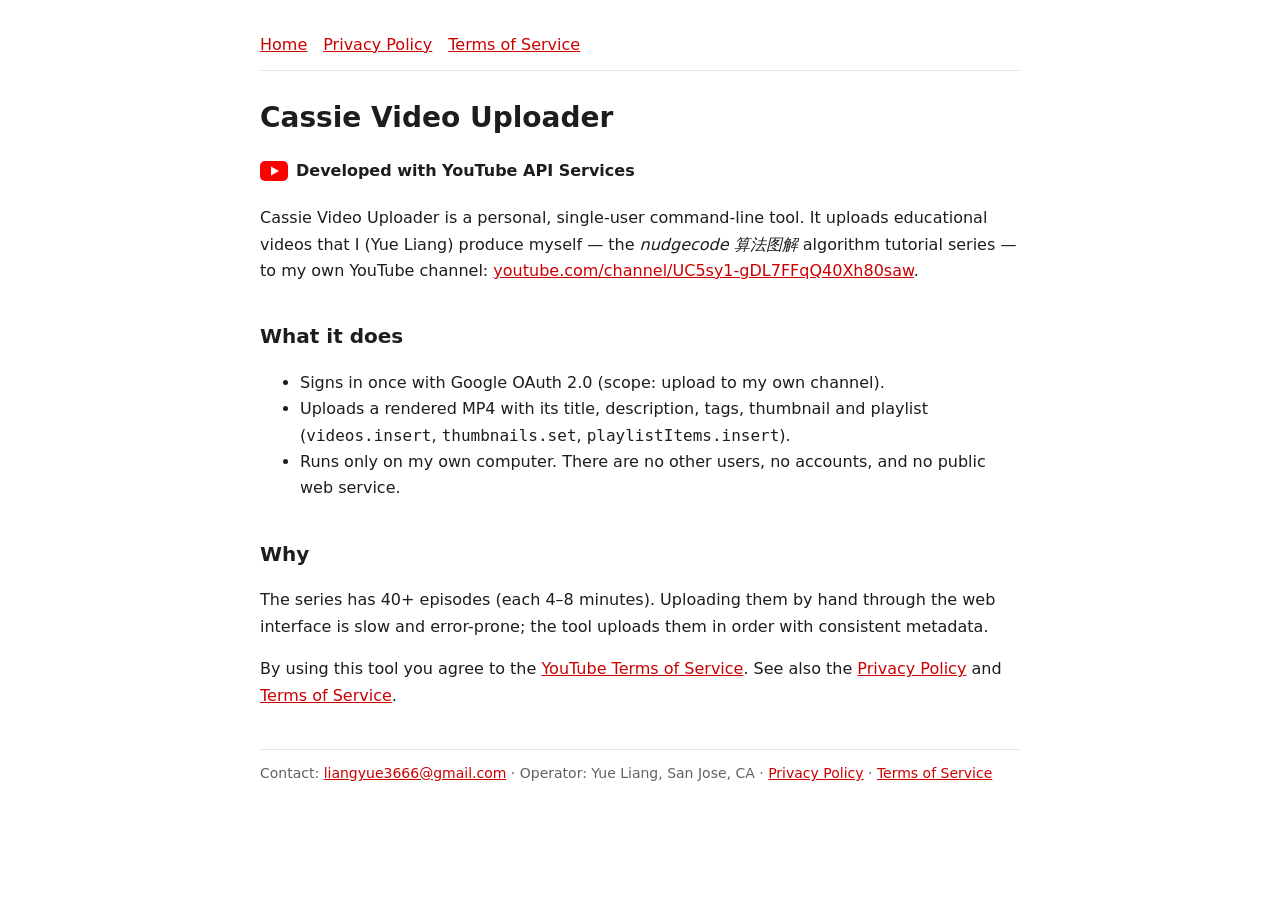
<file: index.html>
<!doctype html><html lang="en"><head><meta charset="utf-8"><meta name="viewport" content="width=device-width,initial-scale=1"><title>Cassie Video Uploader</title><link rel="stylesheet" href="style.css"></head><body>
<nav><a href="./">Home</a><a href="privacy.html">Privacy Policy</a><a href="terms.html">Terms of Service</a></nav>
<h1>Cassie Video Uploader</h1>
<p><span class="yt"><svg viewBox="0 0 28 20" aria-hidden="true"><rect width="28" height="20" rx="5" fill="#FF0000"/><path d="M11 5.5v9l8-4.5z" fill="#fff"/></svg>Developed with YouTube API Services</span></p>
<p>Cassie Video Uploader is a personal, single-user command-line tool. It uploads educational videos that I (Yue Liang) produce myself — the <em>nudgecode 算法图解</em> algorithm tutorial series — to my own YouTube channel: <a href="https://www.youtube.com/channel/UC5sy1-gDL7FFqQ40Xh80saw">youtube.com/channel/UC5sy1-gDL7FFqQ40Xh80saw</a>.</p>
<h2>What it does</h2>
<ul>
<li>Signs in once with Google OAuth 2.0 (scope: upload to my own channel).</li>
<li>Uploads a rendered MP4 with its title, description, tags, thumbnail and playlist (<code>videos.insert</code>, <code>thumbnails.set</code>, <code>playlistItems.insert</code>).</li>
<li>Runs only on my own computer. There are no other users, no accounts, and no public web service.</li>
</ul>
<h2>Why</h2>
<p>The series has 40+ episodes (each 4–8 minutes). Uploading them by hand through the web interface is slow and error-prone; the tool uploads them in order with consistent metadata.</p>
<p>By using this tool you agree to the <a href="https://www.youtube.com/t/terms">YouTube Terms of Service</a>. See also the <a href="privacy.html">Privacy Policy</a> and <a href="terms.html">Terms of Service</a>.</p>
<footer class="muted">Contact: <a href="mailto:liangyue3666@gmail.com">liangyue3666@gmail.com</a> · Operator: Yue Liang, San Jose, CA · <a href="privacy.html">Privacy Policy</a> · <a href="terms.html">Terms of Service</a></footer>
</body></html>
</file>
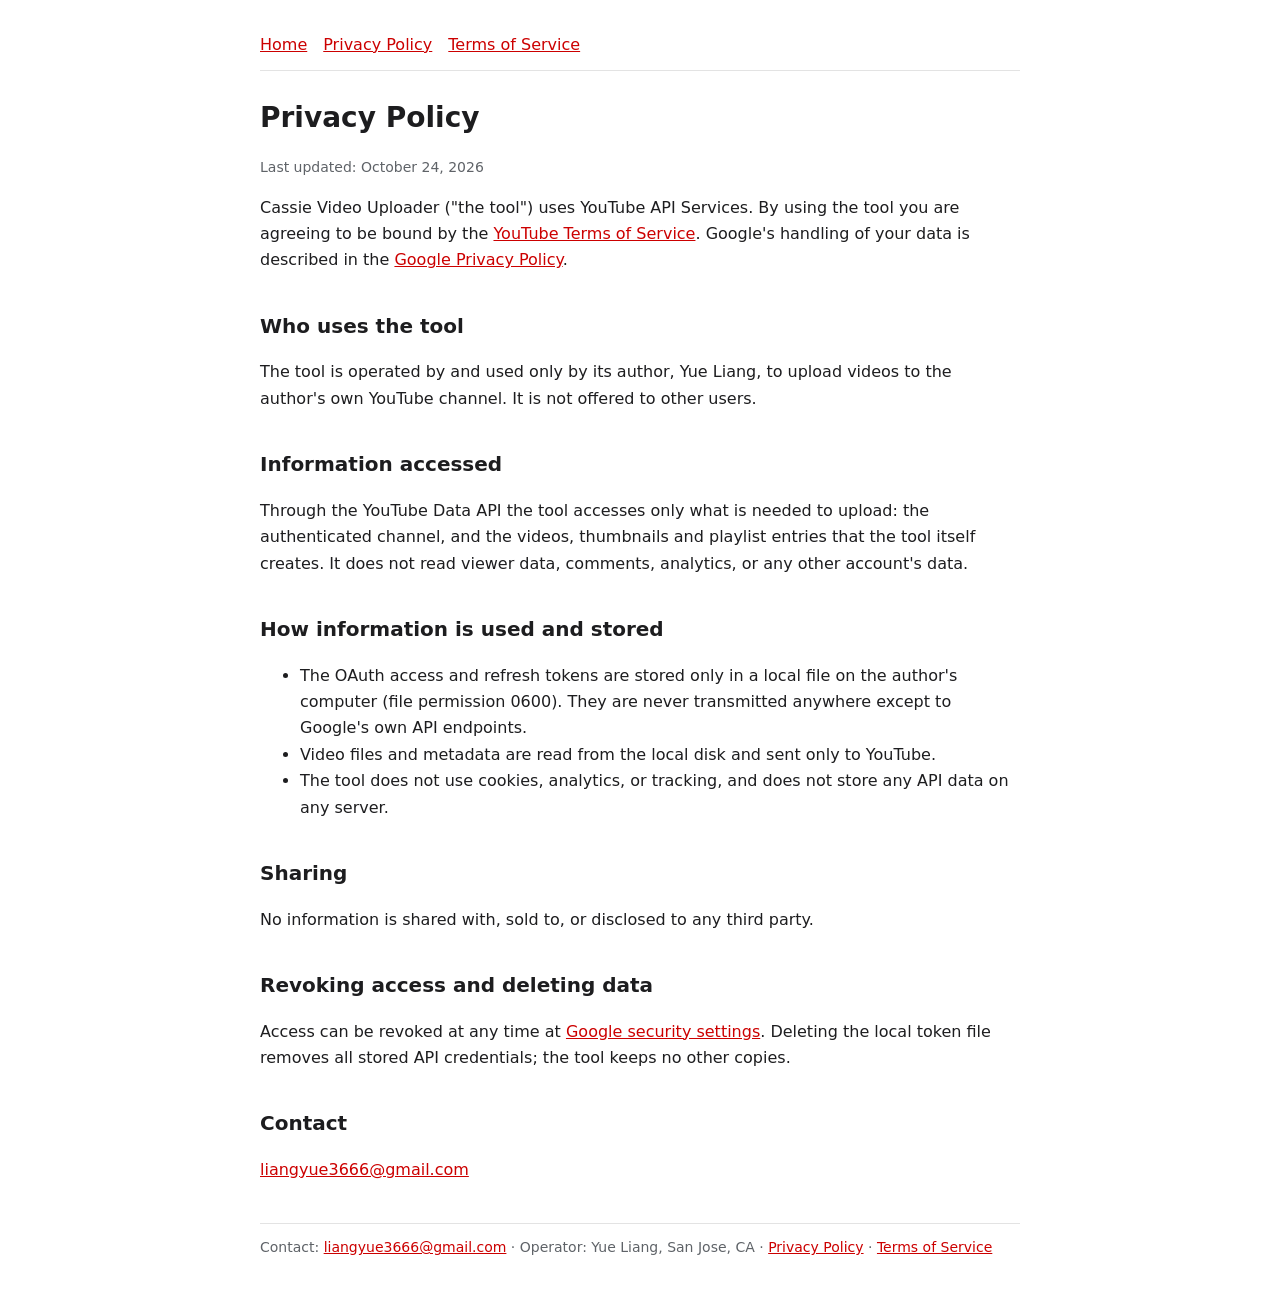
<file: privacy.html>
<!doctype html><html lang="en"><head><meta charset="utf-8"><meta name="viewport" content="width=device-width,initial-scale=1"><title>Privacy Policy · Cassie Video Uploader</title><link rel="stylesheet" href="style.css"></head><body>
<nav><a href="./">Home</a><a href="privacy.html">Privacy Policy</a><a href="terms.html">Terms of Service</a></nav>
<h1>Privacy Policy</h1><p class="muted">Last updated: October 24, 2026</p>
<p>Cassie Video Uploader ("the tool") uses YouTube API Services. By using the tool you are agreeing to be bound by the <a href="https://www.youtube.com/t/terms">YouTube Terms of Service</a>. Google's handling of your data is described in the <a href="https://policies.google.com/privacy">Google Privacy Policy</a>.</p>
<h2>Who uses the tool</h2><p>The tool is operated by and used only by its author, Yue Liang, to upload videos to the author's own YouTube channel. It is not offered to other users.</p>
<h2>Information accessed</h2><p>Through the YouTube Data API the tool accesses only what is needed to upload: the authenticated channel, and the videos, thumbnails and playlist entries that the tool itself creates. It does not read viewer data, comments, analytics, or any other account's data.</p>
<h2>How information is used and stored</h2><ul>
<li>The OAuth access and refresh tokens are stored only in a local file on the author's computer (file permission 0600). They are never transmitted anywhere except to Google's own API endpoints.</li>
<li>Video files and metadata are read from the local disk and sent only to YouTube.</li>
<li>The tool does not use cookies, analytics, or tracking, and does not store any API data on any server.</li></ul>
<h2>Sharing</h2><p>No information is shared with, sold to, or disclosed to any third party.</p>
<h2>Revoking access and deleting data</h2><p>Access can be revoked at any time at <a href="https://security.google.com/settings/security/permissions">Google security settings</a>. Deleting the local token file removes all stored API credentials; the tool keeps no other copies.</p>
<h2>Contact</h2><p><a href="mailto:liangyue3666@gmail.com">liangyue3666@gmail.com</a></p>
<footer class="muted">Contact: <a href="mailto:liangyue3666@gmail.com">liangyue3666@gmail.com</a> · Operator: Yue Liang, San Jose, CA · <a href="privacy.html">Privacy Policy</a> · <a href="terms.html">Terms of Service</a></footer>
</body></html>
</file>
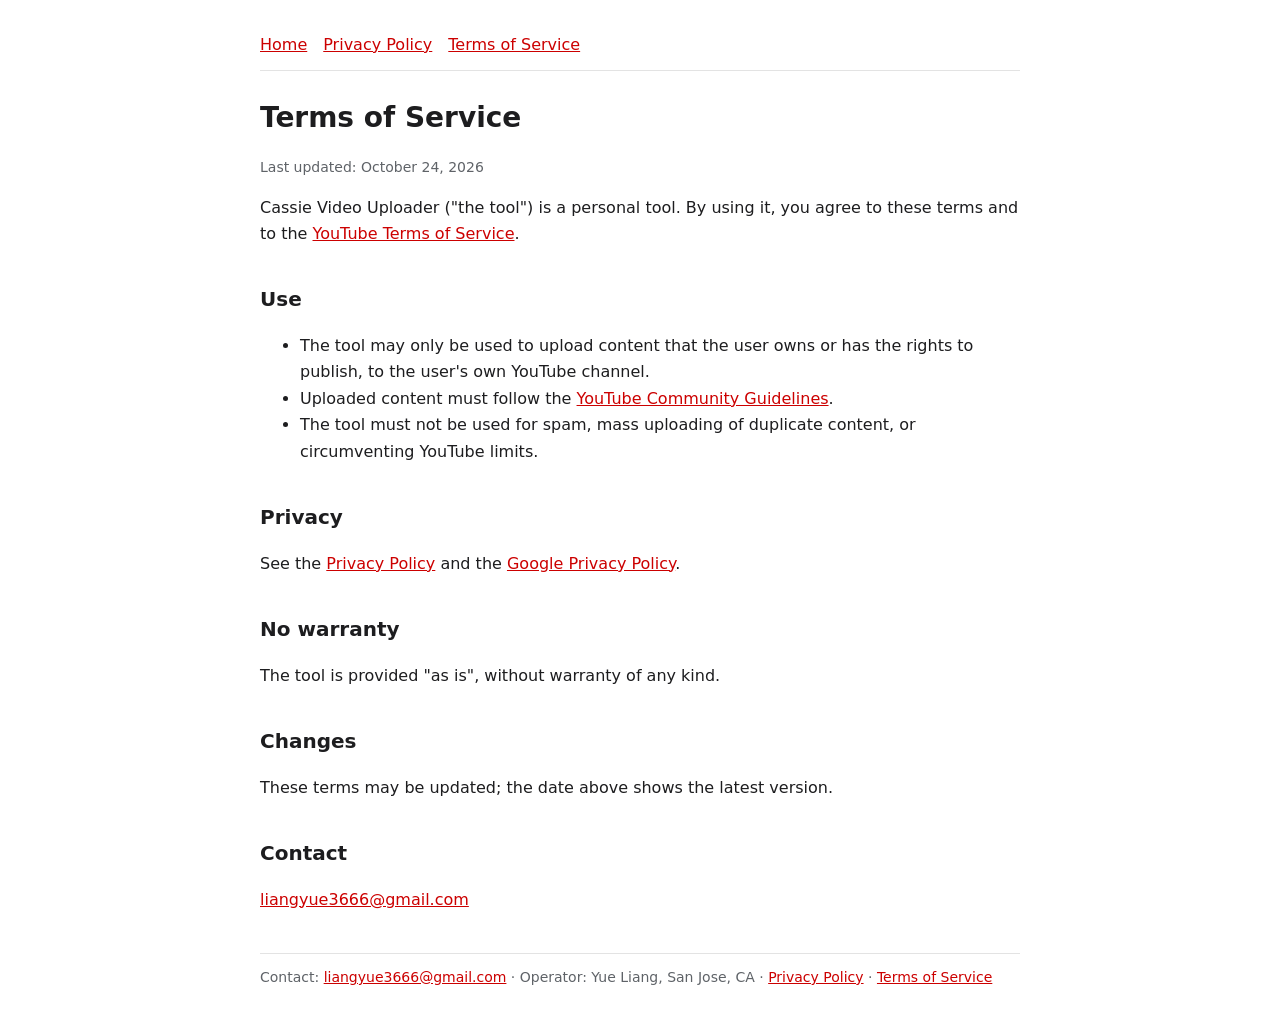
<file: terms.html>
<!doctype html><html lang="en"><head><meta charset="utf-8"><meta name="viewport" content="width=device-width,initial-scale=1"><title>Terms of Service · Cassie Video Uploader</title><link rel="stylesheet" href="style.css"></head><body>
<nav><a href="./">Home</a><a href="privacy.html">Privacy Policy</a><a href="terms.html">Terms of Service</a></nav>
<h1>Terms of Service</h1><p class="muted">Last updated: October 24, 2026</p>
<p>Cassie Video Uploader ("the tool") is a personal tool. By using it, you agree to these terms and to the <a href="https://www.youtube.com/t/terms">YouTube Terms of Service</a>.</p>
<h2>Use</h2><ul><li>The tool may only be used to upload content that the user owns or has the rights to publish, to the user's own YouTube channel.</li>
<li>Uploaded content must follow the <a href="https://www.youtube.com/howyoutubeworks/policies/community-guidelines/">YouTube Community Guidelines</a>.</li>
<li>The tool must not be used for spam, mass uploading of duplicate content, or circumventing YouTube limits.</li></ul>
<h2>Privacy</h2><p>See the <a href="privacy.html">Privacy Policy</a> and the <a href="https://policies.google.com/privacy">Google Privacy Policy</a>.</p>
<h2>No warranty</h2><p>The tool is provided "as is", without warranty of any kind.</p>
<h2>Changes</h2><p>These terms may be updated; the date above shows the latest version.</p>
<h2>Contact</h2><p><a href="mailto:liangyue3666@gmail.com">liangyue3666@gmail.com</a></p>
<footer class="muted">Contact: <a href="mailto:liangyue3666@gmail.com">liangyue3666@gmail.com</a> · Operator: Yue Liang, San Jose, CA · <a href="privacy.html">Privacy Policy</a> · <a href="terms.html">Terms of Service</a></footer>
</body></html>
</file>
<file: style.css>
:root{--bg:#fff;--fg:#1d1d1f;--muted:#5f6368;--line:#e3e3e3;--accent:#c00}
@media (prefers-color-scheme:dark){:root{--bg:#121212;--fg:#ececec;--muted:#a0a0a0;--line:#333;--accent:#ff5c5c}}
body{background:var(--bg);color:var(--fg);font:16px/1.65 -apple-system,"PingFang SC",system-ui,sans-serif;max-width:760px;margin:0 auto;padding:32px 16px}
a{color:var(--accent)}h1{font-size:28px;margin:.2em 0}h2{font-size:20px;margin-top:1.8em}
nav{display:flex;gap:16px;flex-wrap:wrap;border-bottom:1px solid var(--line);padding-bottom:12px;margin-bottom:24px}
.muted{color:var(--muted);font-size:14px}footer{border-top:1px solid var(--line);margin-top:40px;padding-top:12px}
.yt{display:inline-flex;align-items:center;gap:8px;font-weight:600}
.yt svg{height:20px}
</file>
